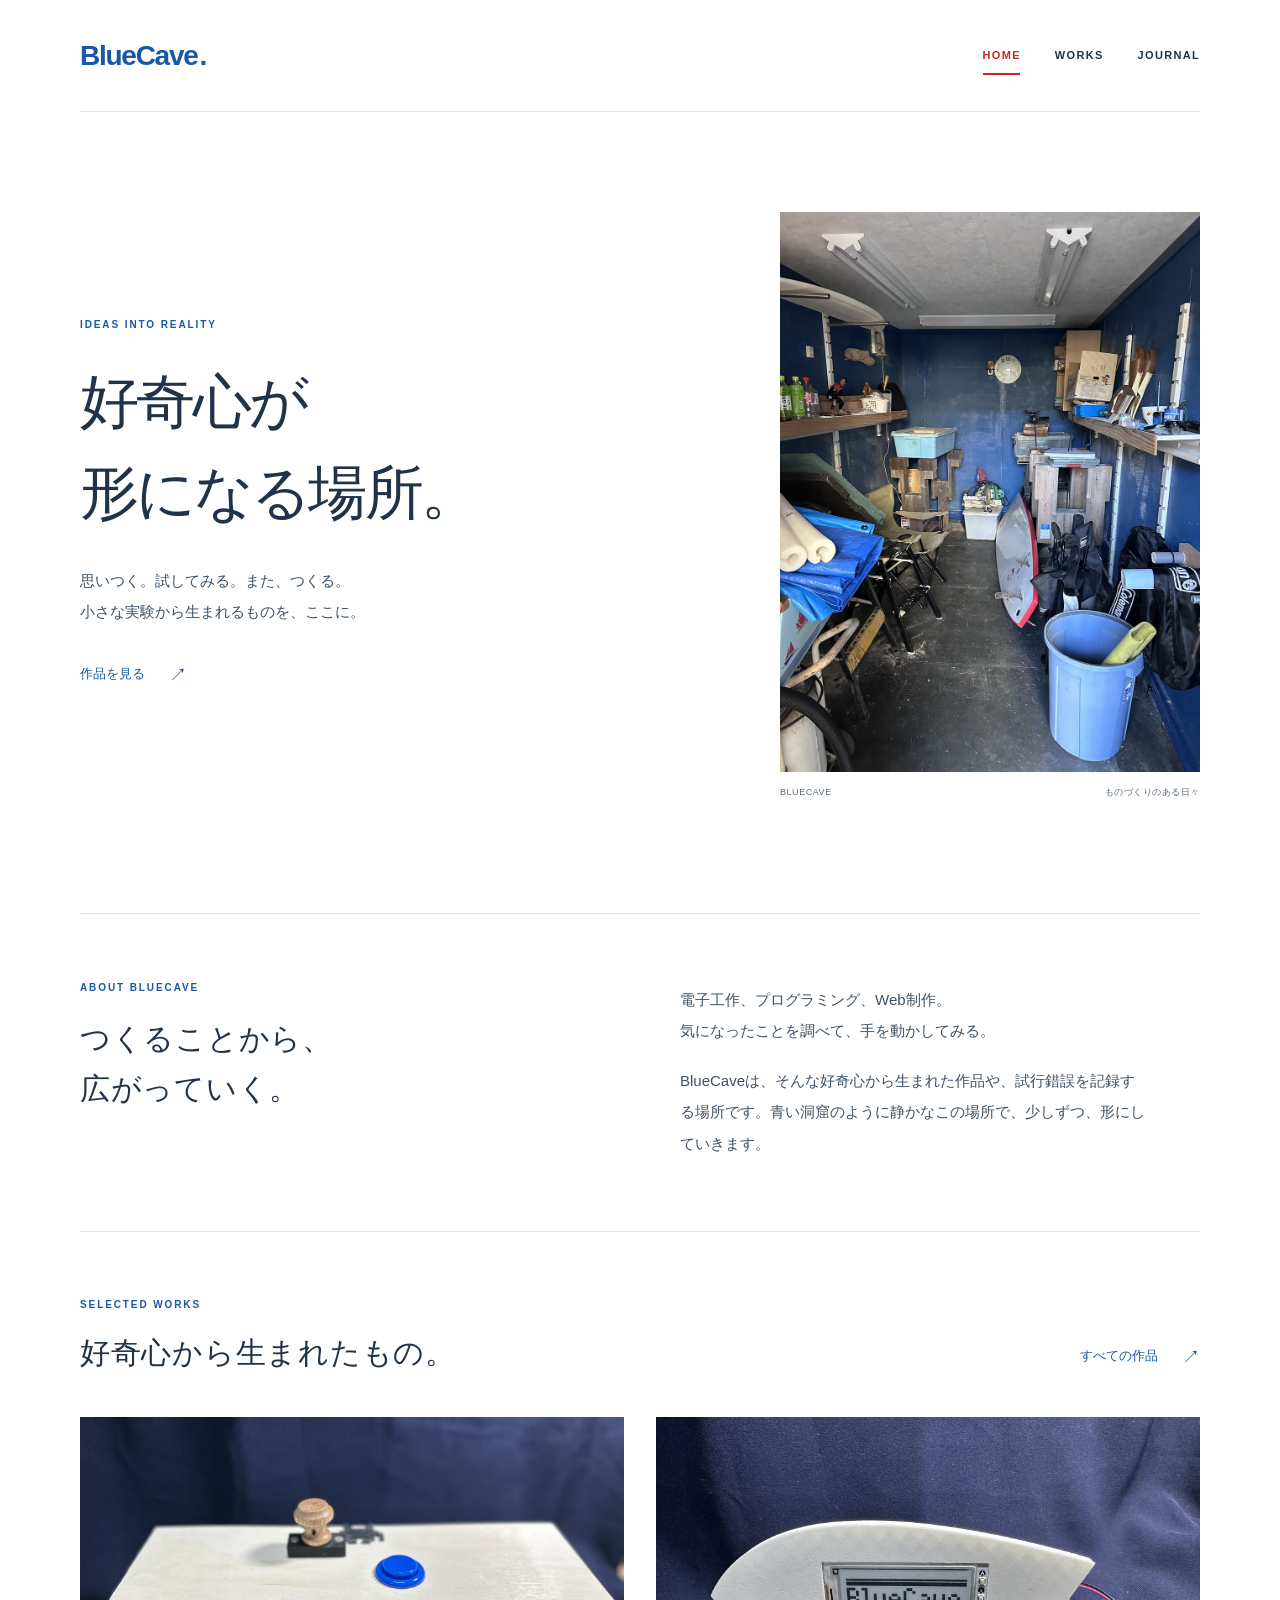
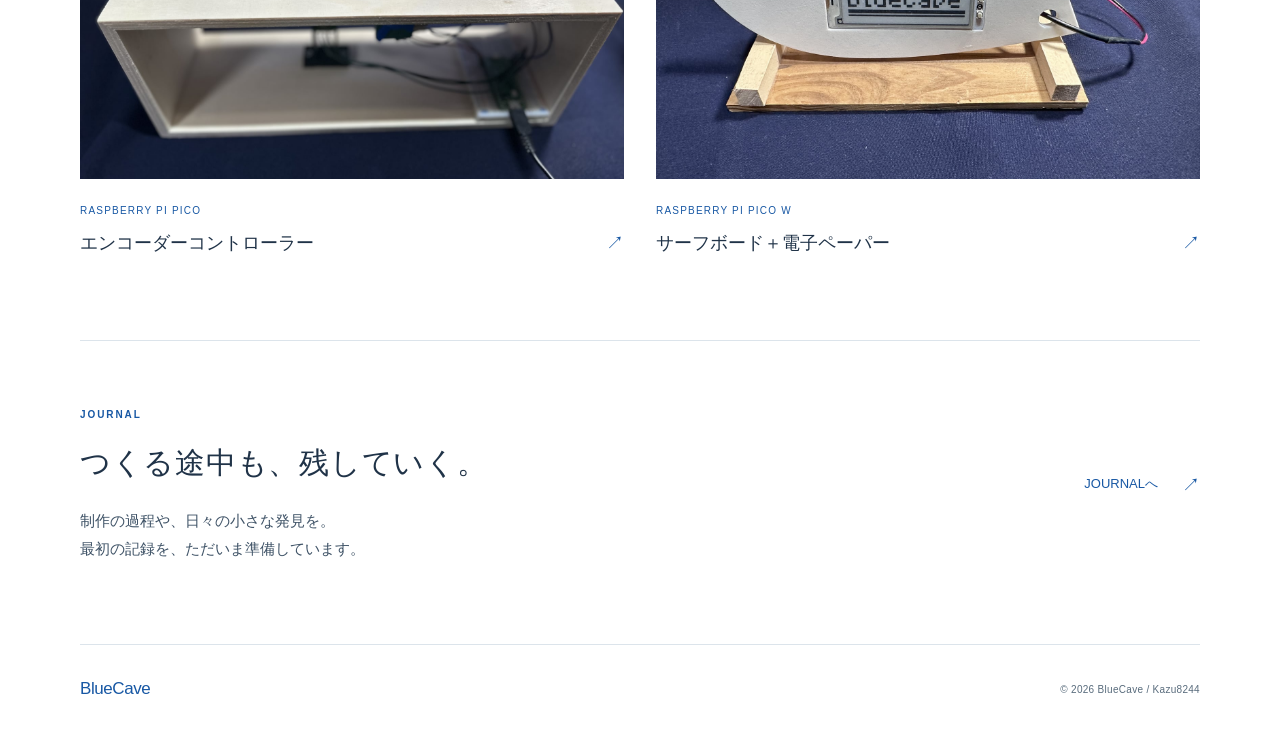
<file: index.html>
﻿<!DOCTYPE html>
<html lang="ja">
<head>
  <meta charset="UTF-8">
  <meta name="viewport" content="width=device-width, initial-scale=1.0">
  <meta name="description" content="好奇心が形になる場所。BlueCaveは、電子工作やプログラミング、日々の小さな実験を記録する場所です。">
  <title>BlueCave — 好奇心が形になる場所。</title>
  <link rel="stylesheet" href="assets/css/bluecave-v2.css">
</head>
<body>
  <a class="skip-link" href="#main">本文へスキップ</a>
  <header class="site-header container">
    <a class="brand" href="index.html" aria-label="BlueCave ホーム">BlueCave<span class="brand-dot">.</span></a>
    <nav class="site-nav" aria-label="メインナビゲーション">
      <a href="index.html" aria-current="page">HOME</a>
      <a href="works.html">WORKS</a>
      <a href="journal.html">JOURNAL</a>
    </nav>
  </header>

  <main id="main" class="container">
    <section class="hero" aria-labelledby="home-title">
      <div class="hero-copy">
        <p class="eyebrow">IDEAS INTO REALITY</p>
        <h1 id="home-title">好奇心が<br>形になる場所。</h1>
        <p class="hero-description">思いつく。試してみる。また、つくる。<br>小さな実験から生まれるものを、ここに。</p>
        <a class="text-link" href="works.html">作品を見る <span aria-hidden="true">↗</span></a>
      </div>
      <div class="hero-visual">
        <img class="hero-image" src="images/workshop.jpg"
             alt="青い壁に囲まれ、工具や木材、サーフボードが並ぶBlueCaveの作業場"
             width="1000" height="1333" fetchpriority="high" decoding="async">
        <p class="image-caption"><span>BLUECAVE</span><span>ものづくりのある日々</span></p>
      </div>
    </section>

    <section class="intro section-border" aria-labelledby="intro-title">
      <div>
        <p class="eyebrow">ABOUT BLUECAVE</p>
        <h2 id="intro-title">つくることから、<br>広がっていく。</h2>
      </div>
      <div class="intro-copy">
        <p>電子工作、プログラミング、Web制作。<br>気になったことを調べて、手を動かしてみる。</p>
        <p>BlueCaveは、そんな好奇心から生まれた作品や、試行錯誤を記録する場所です。青い洞窟のように静かなこの場所で、少しずつ、形にしていきます。</p>
      </div>
    </section>

    <section class="section-block section-border" aria-labelledby="works-title">
      <div class="section-heading">
        <div>
          <p class="eyebrow">SELECTED WORKS</p>
          <h2 id="works-title">好奇心から生まれたもの。</h2>
        </div>
        <a class="text-link" href="works.html">すべての作品 <span aria-hidden="true">↗</span></a>
      </div>
      <div class="works-grid">
        <!-- HOMEの作品は抜粋です。作品を更新する際はworks.htmlも確認してください。 -->
        <article class="work-preview">
          <a class="work-link" href="works.html#encoder">
            <img class="project-image" src="images/encoder-controller.jpg" alt="木製ケースに回転つまみと青いボタンを取り付けたエンコーダーコントローラー" width="1600" height="1200" loading="lazy" decoding="async">
            <p class="work-category">RASPBERRY PI PICO</p>
            <h3>エンコーダーコントローラー <span aria-hidden="true">↗</span></h3>
          </a>
        </article>
        <article class="work-preview">
          <a class="work-link" href="works.html#surfboard">
            <img class="project-image" src="images/surfboard-epaper.jpg" alt="木製台座に載せた白いサーフボード型の本体と、BlueCaveの文字を表示する電子ペーパー" width="1600" height="1200" loading="lazy" decoding="async">
            <p class="work-category">RASPBERRY PI PICO W</p>
            <h3>サーフボード＋電子ペーパー <span aria-hidden="true">↗</span></h3>
          </a>
        </article>
      </div>
    </section>

    <section class="journal-intro section-border" aria-labelledby="journal-title">
      <div>
        <p class="eyebrow">JOURNAL</p>
        <h2 id="journal-title">つくる途中も、残していく。</h2>
        <p>制作の過程や、日々の小さな発見を。<br>最初の記録を、ただいま準備しています。</p>
      </div>
      <a class="text-link" href="journal.html">JOURNALへ <span aria-hidden="true">↗</span></a>
    </section>
  </main>

  <footer class="site-footer container">
    <p class="footer-brand">BlueCave</p>
    <p>© 2026 BlueCave / Kazu8244</p>
  </footer>
</body>
</html>
</file>
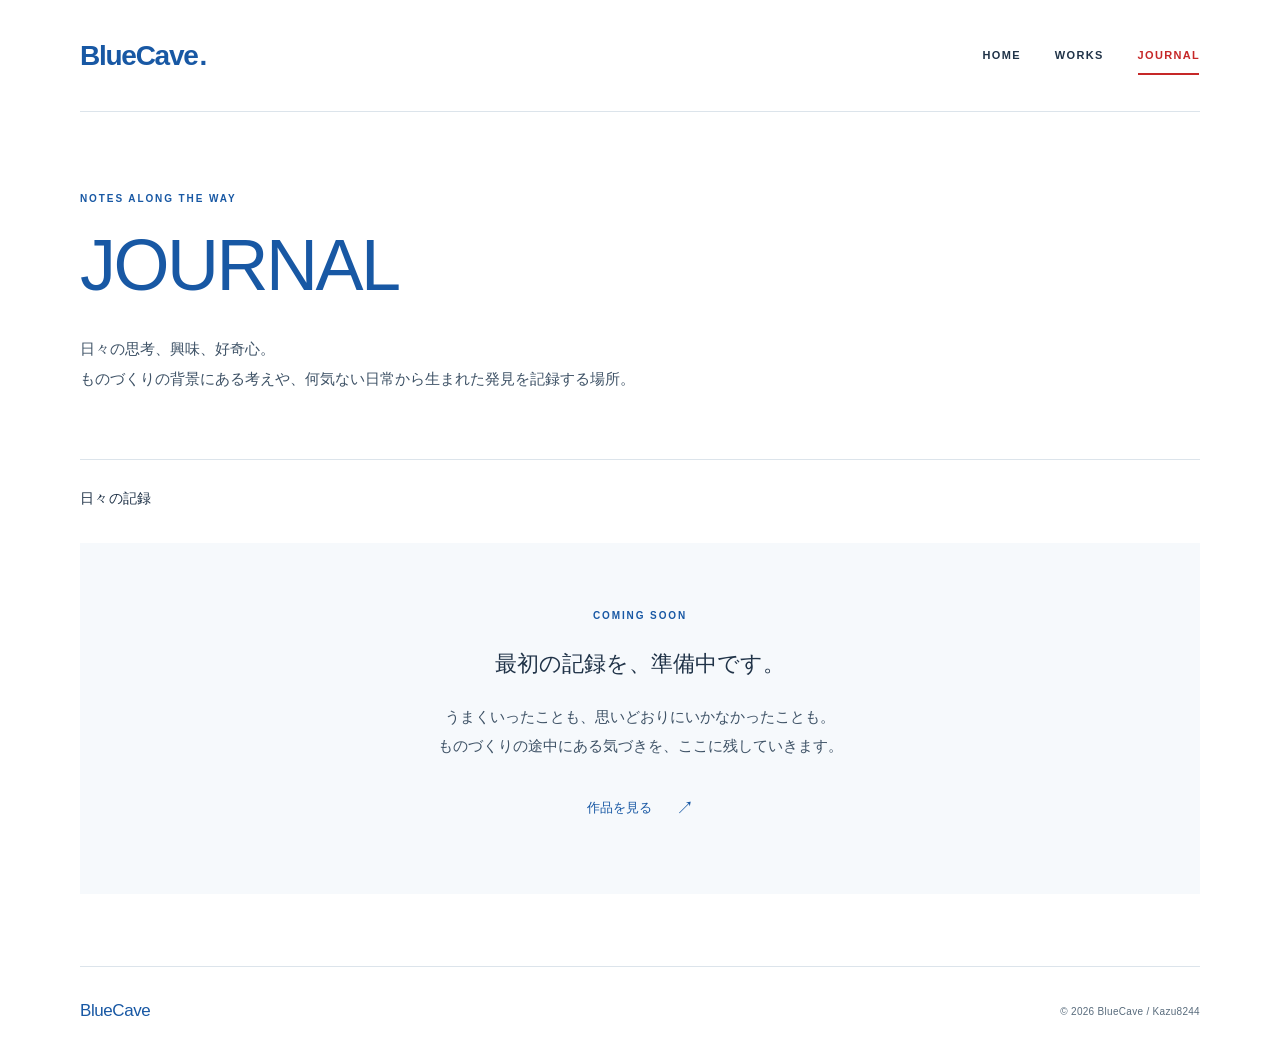
<file: journal.html>
<!DOCTYPE html>
<html lang="ja">
<head>
  <meta charset="UTF-8">
  <meta name="viewport" content="width=device-width, initial-scale=1.0">
  <meta name="description" content="BlueCaveのJOURNAL。制作の過程、試行錯誤、日々の小さな発見を少しずつ記録していきます。">
  <title>JOURNAL — BlueCave</title>
  <link rel="stylesheet" href="assets/css/bluecave-v2.css">
</head>
<body>
  <a class="skip-link" href="#main">本文へスキップ</a>
  <header class="site-header container">
    <a class="brand" href="index.html" aria-label="BlueCave ホーム">BlueCave<span class="brand-dot">.</span></a>
    <nav class="site-nav" aria-label="メインナビゲーション">
      <a href="index.html">HOME</a>
      <a href="works.html">WORKS</a>
      <a href="journal.html" aria-current="page">JOURNAL</a>
    </nav>
  </header>

  <main id="main" class="container page-main">
    <header class="page-heading">
      <p class="eyebrow">NOTES ALONG THE WAY</p>
      <h1>JOURNAL</h1>
      <p>日々の思考、興味、好奇心。<br>ものづくりの背景にある考えや、何気ない日常から生まれた発見を記録する場所。</p>
    </header>

    <section class="journal-section section-border" aria-labelledby="entries-title">
      <div class="listing-heading">
        <h2 id="entries-title">日々の記録</h2>
      </div>
      <!-- 最初の記事を公開したら、このempty-stateを削除します。 -->
      <div class="empty-state">
        <p class="eyebrow">COMING SOON</p>
        <h3>最初の記録を、準備中です。</h3>
        <p>うまくいったことも、思いどおりにいかなかったことも。<br>ものづくりの途中にある気づきを、ここに残していきます。</p>
        <a class="text-link" href="works.html">作品を見る <span aria-hidden="true">↗</span></a>
      </div>

      <div class="journal-list">
        <!-- 記事追加用テンプレート：このコメント内のarticleをコピーして、コメントの外に置きます。
        公開日・固有のid・タイトル・カテゴリ・本文を実際の内容に置き換えてください。
        <article class="journal-entry" id="your-entry-id">
          <div class="entry-meta">
            <time datetime="2026-10-27">2026.10.27</time>
            <span>制作ノート</span>
          </div>
          <div class="entry-body">
            <h3>記事のタイトル</h3>
            <p>ここに記事の本文を記入します。段落はp要素を追加します。</p>
          </div>
        </article>
        -->
      </div>
    </section>
  </main>

  <footer class="site-footer container">
    <p class="footer-brand">BlueCave</p>
    <p>© 2026 BlueCave / Kazu8244</p>
  </footer>
</body>
</html>
</file>
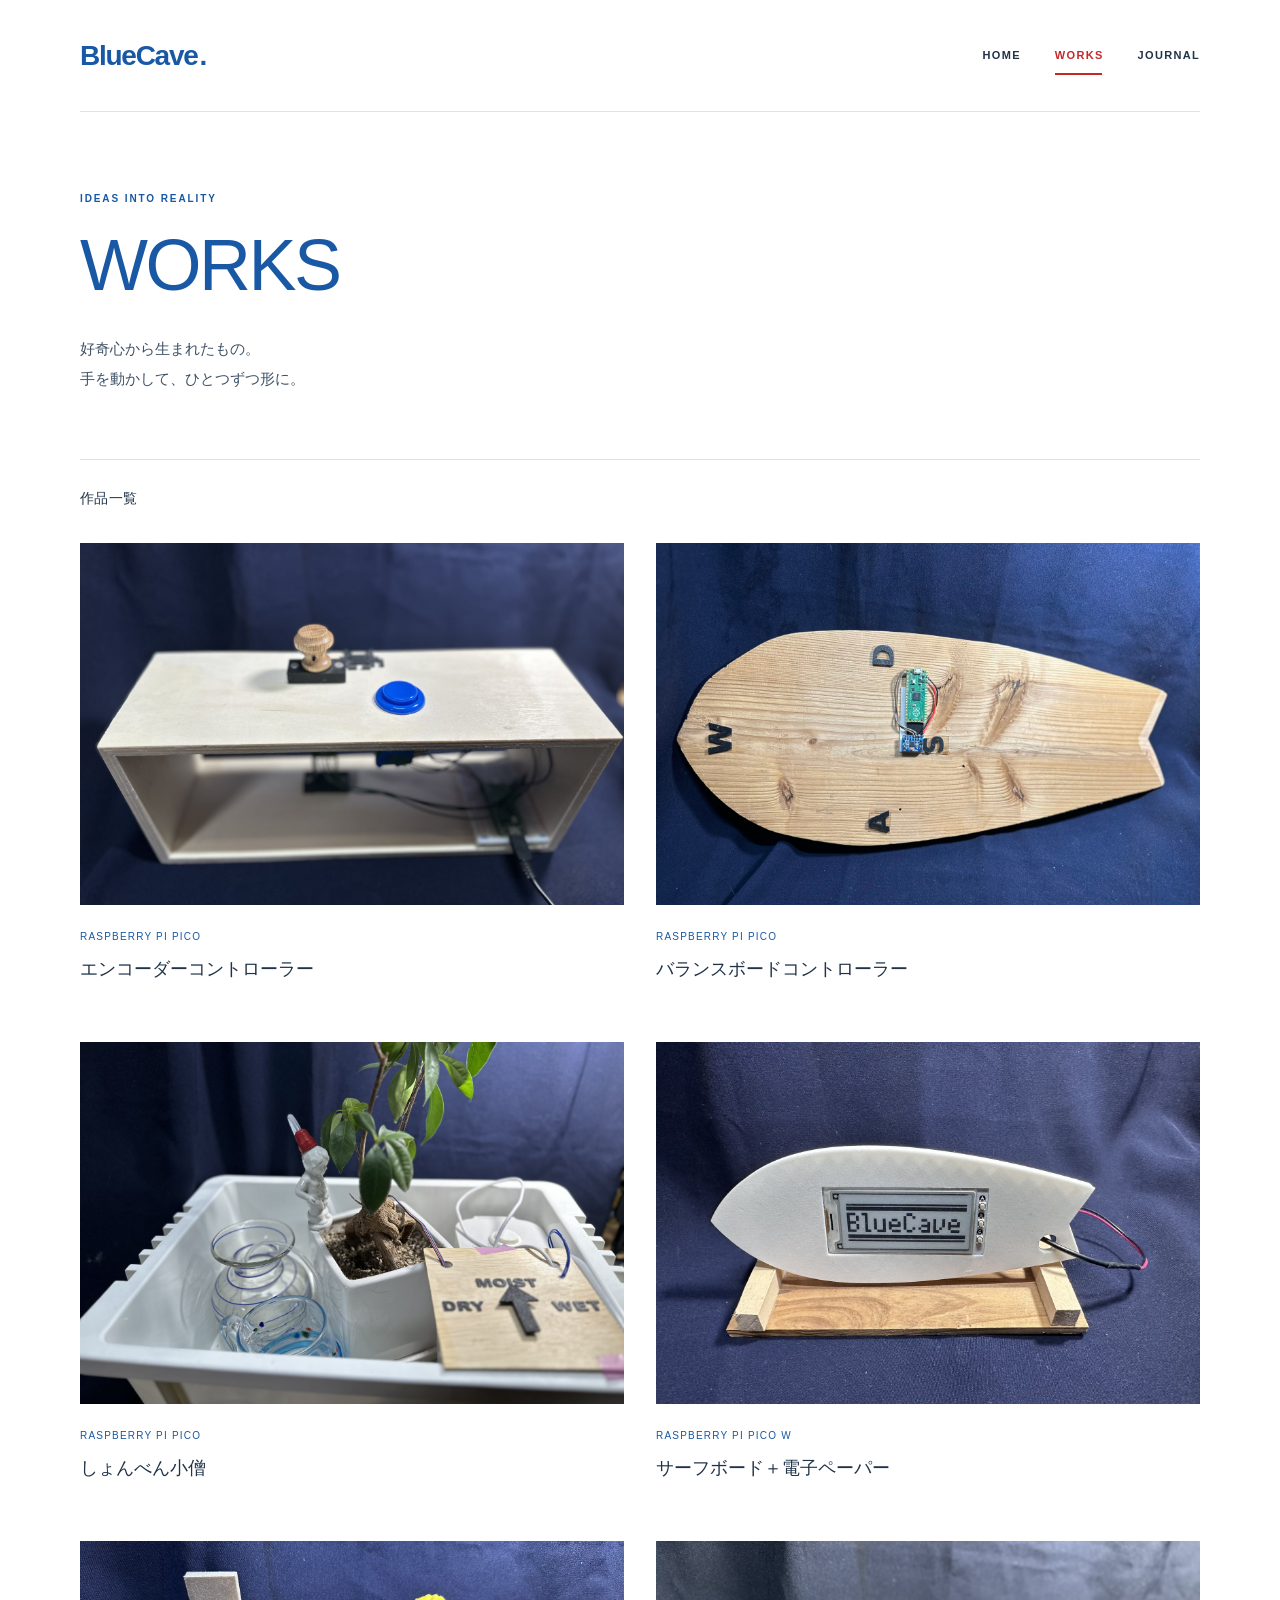
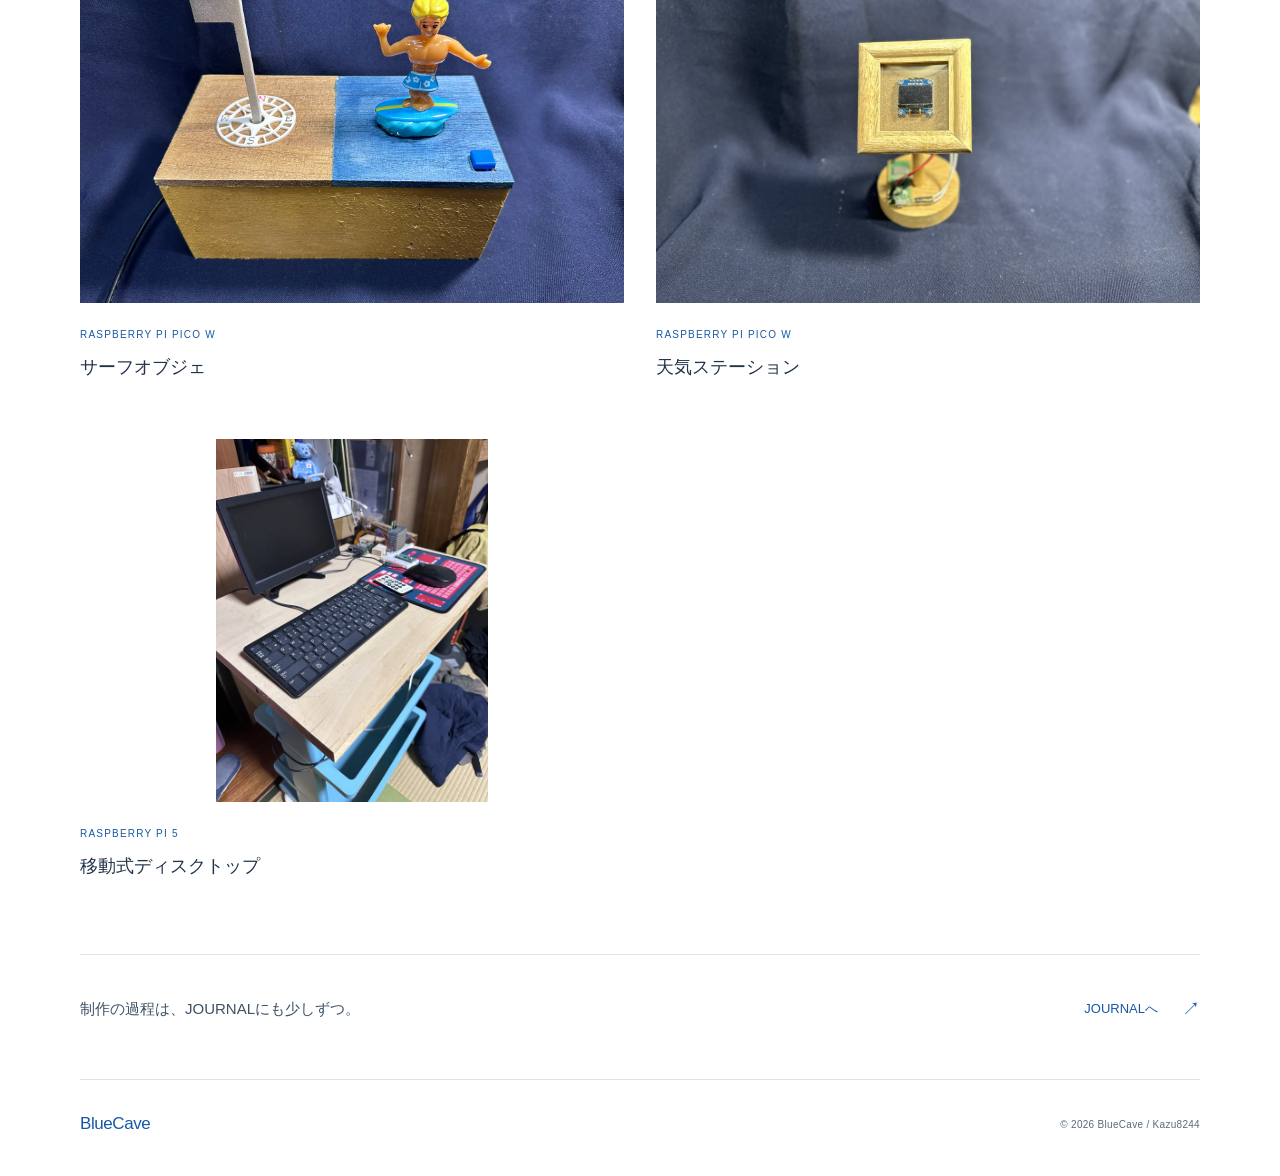
<file: works.html>
﻿<!DOCTYPE html>
<html lang="ja">
<head>
  <meta charset="UTF-8">
  <meta name="viewport" content="width=device-width, initial-scale=1.0">
  <meta name="description" content="BlueCaveの作品一覧。Raspberry Pi Picoを使った電子工作など、好奇心から生まれたものを紹介します。">
  <title>WORKS — BlueCave</title>
  <link rel="stylesheet" href="assets/css/bluecave-v2.css">
</head>
<body>
  <a class="skip-link" href="#main">本文へスキップ</a>
  <header class="site-header container">
    <a class="brand" href="index.html" aria-label="BlueCave ホーム">BlueCave<span class="brand-dot">.</span></a>
    <nav class="site-nav" aria-label="メインナビゲーション">
      <a href="index.html">HOME</a>
      <a href="works.html" aria-current="page">WORKS</a>
      <a href="journal.html">JOURNAL</a>
    </nav>
  </header>

  <main id="main" class="container page-main">
    <header class="page-heading">
      <p class="eyebrow">IDEAS INTO REALITY</p>
      <h1>WORKS</h1>
      <p>好奇心から生まれたもの。<br>手を動かして、ひとつずつ形に。</p>
    </header>

    <section class="works-section section-border" aria-labelledby="all-works-title">
      <div class="listing-heading">
        <h2 id="all-works-title">作品一覧</h2>
        
      </div>
      <div class="works-grid works-list">
        <!-- 作品の追加：article.workを複製し、固有のid・作品名・カテゴリ・写真を変更します。 -->
        <article class="work" id="encoder">
          <img class="project-image" src="images/encoder-controller.jpg" alt="木製ケースに回転つまみと青いボタンを取り付けたエンコーダーコントローラー" width="1600" height="1200" loading="lazy" decoding="async">
          <p class="work-category">RASPBERRY PI PICO</p>
          <h3>エンコーダーコントローラー</h3>
        </article>
        <article class="work" id="balance-board">
          <img class="project-image" src="images/balance-board-controller.jpg" alt="木製ボードにRaspberry Pi Picoとセンサーを取り付けたバランスボードコントローラー" width="1600" height="1200" loading="lazy" decoding="async">
          <p class="work-category">RASPBERRY PI PICO</p>
          <h3>バランスボードコントローラー</h3>
        </article>
        <article class="work" id="automatic-bin">
          <img class="project-image" src="images/shonben-kozo.jpg" alt="鉢植えの横に取り付けたしょんべん小僧と、DRY・MOIST・WETの表示がある木製の指針パネル" width="1600" height="1200" loading="lazy" decoding="async">
          <p class="work-category">RASPBERRY PI PICO</p>
          <h3>しょんべん小僧</h3>
        </article>
        <article class="work" id="surfboard">
          <img class="project-image" src="images/surfboard-epaper.jpg" alt="木製台座に載せた白いサーフボード型の本体と、BlueCaveの文字を表示する電子ペーパー" width="1600" height="1200" loading="lazy" decoding="async">
          <p class="work-category">RASPBERRY PI PICO W</p>
          <h3>サーフボード＋電子ペーパー</h3>
        </article>
        <article class="work" id="surf-object">
          <img class="project-image" src="images/surf-object.jpg" alt="木製の台座に飾られたサーフオブジェ" width="4032" height="3024" loading="lazy" decoding="async">
          <p class="work-category">RASPBERRY PI PICO W<Wbr>
          <h3>サーフオブジェ</h3>
        </article>
        <article class="work" id="new-work-2">
          <img class="project-image" src="images/weather-station.jpg" alt="木製フレームに小型ディスプレイを組み込み、丸い台座に基板を載せた天気ステーション" width="1600" height="1200" loading="lazy" decoding="async">
          <p class="work-category">RASPBERRY PI PICO W</p>
          <h3>天気ステーション</h3>
        </article>
        <article class="work" id="new-work-3">
          <img class="project-image" src="images/mobile-desktop.jpg" alt="青いワゴンの木製天板にモニター、キーボード、マウスを載せた移動式ディスクトップ" width="1200" height="1600" loading="lazy" decoding="async" style="object-fit: contain;">
          <p class="work-category">RASPBERRY PI 5</p>
          <h3>移動式ディスクトップ</h3>
        </article>
      </div>
    </section>

    <div class="page-note section-border">
      <p>制作の過程は、JOURNALにも少しずつ。</p>
      <a class="text-link" href="journal.html">JOURNALへ <span aria-hidden="true">↗</span></a>
    </div>
  </main>

  <footer class="site-footer container">
    <p class="footer-brand">BlueCave</p>
    <p>© 2026 BlueCave / Kazu8244</p>
  </footer>
</body>
</html>
</file>
<file: assets/css/bluecave-v2.css>
/* BlueCave 2.0 — 新しい3ページ専用。既存ページはstyle.cssを使用します。 */
:root {
  color-scheme: light;
  --blue: #1858a4;
  --ink: #203348;
  --muted: #586b7c;
  --copy: #3e5266;
  --font-copy: Meiryo, "Hiragino Sans", "Hiragino Kaku Gothic ProN", sans-serif;
  --line: #dce4eb;
  --pale: #edf3f8;
  --white: #fff;
  --content-width: 1120px;
}

* { box-sizing: border-box; }
body {
  margin: 0;
  background: var(--white);
  color: var(--ink);
  font-family: -apple-system, BlinkMacSystemFont, "Segoe UI", "Hiragino Kaku Gothic ProN", "Yu Gothic", Meiryo, sans-serif;
  font-size: 16px;
  line-height: 1.9;
  -webkit-text-size-adjust: 100%;
}
a { color: inherit; text-decoration: none; }
a:hover { color: var(--blue); }
a:focus-visible { outline: 2px solid var(--blue); outline-offset: 6px; }
img { display: block; max-width: 100%; }
h1, h2, h3, p { margin: 0; }
h1, h2, h3 { font-weight: 500; overflow-wrap: anywhere; }
h2 { font-size: clamp(1.4rem, 2.4vw, 1.85rem); line-height: 1.7; letter-spacing: .025em; }
h3 { font-size: 1.15rem; line-height: 1.75; }
::selection { background: #dceafb; color: var(--ink); }
.container { width: min(var(--content-width), calc(100% - 96px)); margin-inline: auto; }
.skip-link { position: absolute; top: 10px; left: 16px; padding: 8px 16px; background: var(--white); color: var(--blue); transform: translateY(-160%); z-index: 10; }
.skip-link:focus { transform: translateY(0); }
.site-header { display: flex; justify-content: space-between; align-items: center; min-height: 112px; border-bottom: 1px solid var(--line); gap: 24px; }
.brand { color: var(--blue); font-size: 28px; font-weight: 600; letter-spacing: -.045em; line-height: 1.2; }
.brand-dot { margin-left: 2px; }
.site-nav { display: flex; align-items: center; gap: 34px; }
.site-nav a { display: inline-flex; align-items: center; min-height: 44px; position: relative; font-size: 11px; font-weight: 600; letter-spacing: .12em; }
.site-nav a[aria-current="page"] { color: #c62828; }
.site-nav a[aria-current="page"]::after { content: ""; position: absolute; bottom: 3px; left: 0; right: .12em; height: 2px; background: currentColor; }
.site-nav a:hover { text-decoration: underline; text-underline-offset: 6px; }
.eyebrow { color: var(--blue); font-size: 10px; font-weight: 600; letter-spacing: .19em; line-height: 1.8; margin-bottom: 22px; }
.hero { display: grid; grid-template-columns: 1.25fr 1fr; align-items: center; gap: 64px; padding-block: 100px 112px; }
.hero h1 { font-size: clamp(2.5rem, 4.6vw, 3.75rem); line-height: 1.55; letter-spacing: -.045em; font-weight: 500; }
.hero-description { margin-block: 26px 25px; line-height: 2.1; }
.text-link { display: inline-flex; gap: 24px; align-items: center; min-height: 44px; color: var(--blue); font-size: 13px; font-weight: 500; }
.text-link span { font-size: 18px; }
.text-link:hover { text-decoration: underline; text-underline-offset: 5px; }
.placeholder { display: grid; place-items: center; background: var(--pale); color: var(--muted); }
.placeholder-label { font-size: 9px; letter-spacing: .18em; text-align: center; padding: 16px; }
.hero-visual { width: 100%; max-width: 420px; min-width: 0; justify-self: end; }
.hero-image { width: 100%; height: auto; }
.image-caption { display: flex; justify-content: space-between; gap: 12px; margin-top: 12px; color: var(--muted); font-size: 9px; letter-spacing: .06em; }
.section-border { border-top: 1px solid var(--line); }
.intro { display: grid; grid-template-columns: 1fr 1fr; gap: 80px; padding-block: 65px 72px; }
.intro .eyebrow { margin-bottom: 17px; }
.intro-copy { max-width: 470px; padding-top: 5px; line-height: 2.1; }
.intro-copy p + p { margin-top: 18px; }
.section-block { padding-block: 64px 80px; }
.section-heading { display: flex; justify-content: space-between; align-items: flex-end; gap: 24px; margin-bottom: 38px; }
.section-heading .eyebrow { margin-bottom: 14px; }
.works-grid { display: grid; grid-template-columns: repeat(2, minmax(0, 1fr)); gap: 48px 32px; }
.project-image { width: 100%; height: auto; aspect-ratio: 3 / 2; object-fit: cover; }
.work-category { margin-block: 22px 7px; color: var(--blue); font-size: 10px; font-weight: 500; letter-spacing: .12em; }
.work-link { display: block; }
.work-link h3 { display: flex; justify-content: space-between; gap: 16px; }
.work-link h3 span { color: var(--blue); flex-shrink: 0; }
.work-link:hover h3 { text-decoration: underline; text-underline-offset: 6px; }
.work-description { margin-top: 12px; }
.work { scroll-margin-top: 32px; }
.work:target { outline: 2px solid var(--blue); outline-offset: 12px; }
.journal-intro { display: flex; justify-content: space-between; align-items: center; gap: 32px; padding-block: 65px 80px; }
.journal-intro .eyebrow { margin-bottom: 14px; }
.journal-intro h2 + p { margin-top: 19px; }
.site-footer { border-top: 1px solid var(--line); padding-block: 28px 35px; display: flex; justify-content: space-between; align-items: center; gap: 24px; color: var(--muted); font-size: 10px; letter-spacing: .03em; }
.footer-brand { color: var(--blue); font-size: 17px; font-weight: 500; letter-spacing: -.025em; }
.page-main { min-height: calc(100svh - 213px); }
.page-heading { padding-block: 78px 65px; }
.page-heading .eyebrow { margin-bottom: 12px; }
.page-heading h1 { color: var(--blue); font-size: clamp(2.75rem, 6vw, 4.5rem); letter-spacing: -.035em; line-height: 1.25; }
.page-heading h1 + p { margin-top: 24px; line-height: 2; }
.works-section { padding-block: 27px 72px; }
.listing-heading { display: flex; justify-content: space-between; align-items: baseline; gap: 16px; margin-bottom: 32px; }
.listing-heading h2 { font-size: 14px; }
.listing-heading p { color: var(--muted); font-size: 11px; }
.works-list { row-gap: 56px; }
.page-note { display: flex; justify-content: space-between; align-items: center; gap: 24px; padding-block: 32px 48px; }
.journal-section { padding-block: 27px 72px; }
.empty-state { background: #f6f9fc; padding: 64px 32px; text-align: center; }
.empty-state .eyebrow { margin-bottom: 20px; }
.empty-state h3 { font-size: 22px; }
.empty-state h3 + p { margin-top: 20px; }
.empty-state .text-link { margin-top: 26px; }
/* JOURNALの記事を追加したときに使用するスタイル */
.journal-entry { display: grid; grid-template-columns: 180px minmax(0, 1fr); gap: 40px; padding-block: 36px; border-bottom: 1px solid var(--line); scroll-margin-top: 32px; }
.entry-meta { display: flex; flex-direction: column; gap: 4px; color: var(--muted); font-size: 12px; }
.entry-meta span { color: var(--blue); }
.entry-body { max-width: 680px; overflow-wrap: anywhere; }
.entry-body p { margin-top: 18px; }
.entry-body img { margin-top: 24px; height: auto; }

/* 説明文は字面のしっかりした日本語フォントと、濃い文字色で読みやすく。 */
.hero-description,
.intro-copy,
.work-description,
.journal-intro h2 + p,
.page-heading h1 + p,
.page-note p,
.empty-state h3 + p,
.entry-body p {
  font-family: var(--font-copy);
  font-size: 15px;
  font-weight: 500;
  color: var(--copy);
}

@media (max-width: 900px) {
  .container { width: calc(100% - 64px); }
  .hero { gap: 32px; padding-block: 72px 80px; }
  .hero h1 { font-size: clamp(2.1rem, 4.5vw, 2.75rem); }
  .intro { gap: 40px; }
}

@media (max-width: 640px) {
  .container { width: calc(100% - 40px); }
  .site-header { min-height: 88px; gap: 16px; flex-wrap: wrap; padding-block: 16px; }
  .brand { font-size: 23px; }
  .site-nav { gap: 16px; }
  .site-nav a { font-size: 10px; letter-spacing: .07em; }
  .hero { grid-template-columns: 1fr; gap: 40px; padding-block: 56px; }
  .hero h1 { font-size: clamp(2rem, 8.5vw, 3rem); }
  .hero-description { margin-top: 22px; }
  .hero-visual { justify-self: center; }
  .intro { grid-template-columns: 1fr; gap: 24px; padding-block: 42px 48px; }
  .intro-copy { max-width: none; }
  .section-block { padding-block: 42px 48px; }
  .section-heading { flex-direction: column; align-items: flex-start; gap: 12px; margin-bottom: 26px; }
  .works-grid { grid-template-columns: 1fr; gap: 36px; }
  .work-category { margin-top: 16px; }
  h3 { font-size: 1.05rem; }
  .journal-intro { flex-direction: column; align-items: flex-start; gap: 20px; padding-block: 42px 48px; }
  .site-footer { padding-block: 24px; gap: 12px; flex-wrap: wrap; }
  .page-heading { padding-block: 54px 42px; }
  .listing-heading { flex-direction: column; gap: 6px; margin-bottom: 26px; }
  .works-section, .journal-section { padding-bottom: 48px; }
  .page-note { flex-direction: column; align-items: flex-start; gap: 12px; padding-block: 26px 36px; }
  .empty-state { padding: 48px 20px; }
  .empty-state h3 { font-size: 18px; }
  .hero-description,
  .intro-copy,
  .work-description,
  .journal-intro h2 + p,
  .page-heading h1 + p,
  .page-note p,
  .empty-state h3 + p,
  .entry-body p { font-size: 14px; }
  .empty-state br { display: none; }
  .journal-entry { grid-template-columns: 1fr; gap: 12px; padding-block: 28px; }
  .entry-meta { flex-direction: row; flex-wrap: wrap; gap: 16px; }
}
</file>
